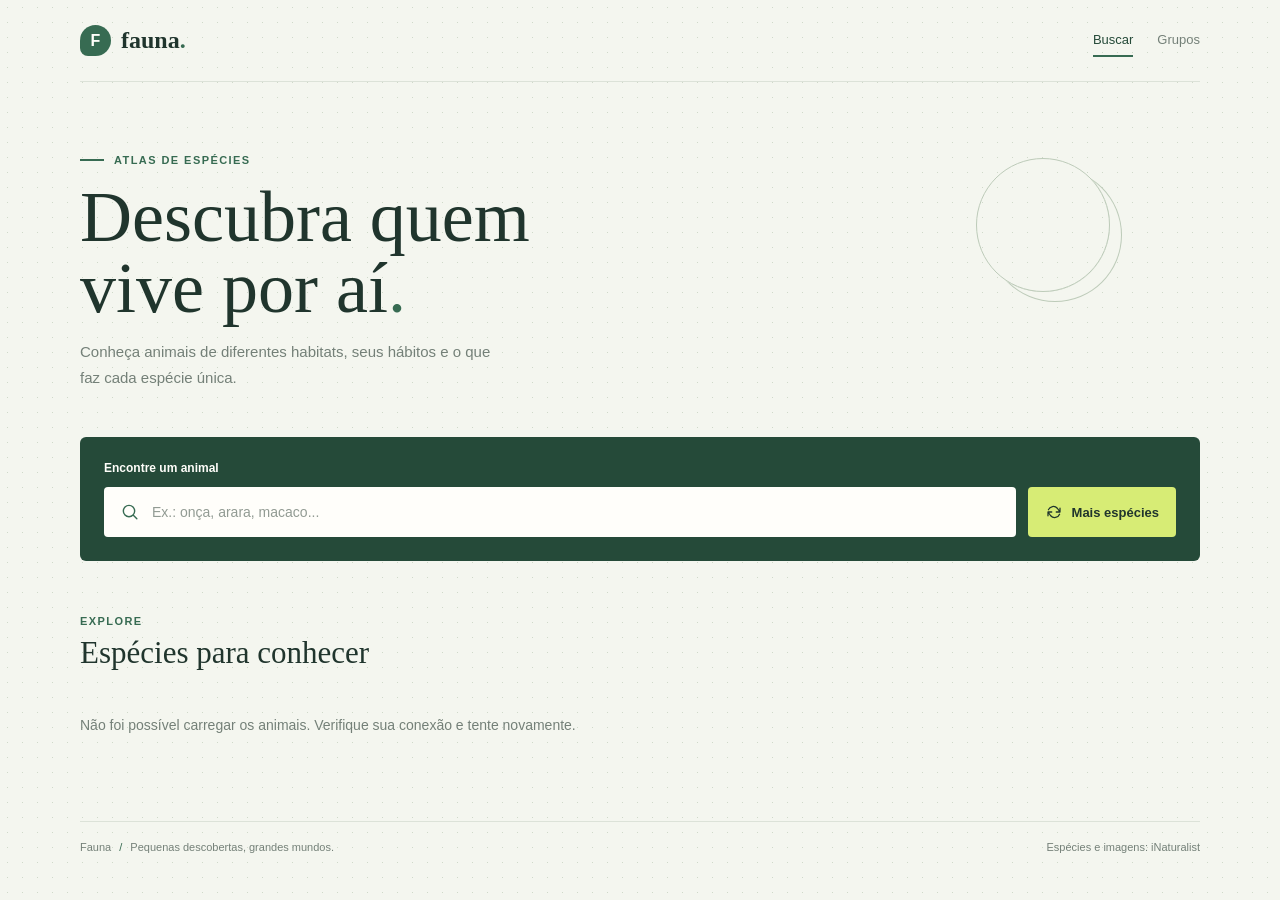
<file: index.html>
<!DOCTYPE html>
<html lang="pt-BR">
<head>
    <meta charset="UTF-8">
    <meta http-equiv="X-UA-Compatible" content="IE=edge">
    <meta name="viewport" content="width=device-width, initial-scale=1.0">
    <meta name="theme-color" content="#f4f6ef">
    <title>Busca de animais</title>
    <link rel="stylesheet" href="style.css">
    <script src="script.js" defer></script>
</head>
<body>
    <main class="page-shell">
        <header class="topbar">
            <a class="brand" href="index.html" aria-label="Fauna, início">
                <span class="brand-mark" aria-hidden="true">F</span>
                <span>fauna<span class="brand-dot">.</span></span>
            </a>
            <nav class="topbar-nav" aria-label="Navegação principal">
                <a href="index.html" aria-current="page">Buscar</a>
                <a href="grupos.html">Grupos</a>
            </nav>
        </header>

        <section class="intro" id="inicio" aria-labelledby="page-title">
            <p class="eyebrow"><span class="eyebrow-line"></span> Atlas de espécies</p>
            <h1 id="page-title">Descubra quem<br>vive por aí<span class="title-period">.</span></h1>
            <p class="intro-copy">Conheça animais de diferentes habitats, seus hábitos e o que faz cada espécie única.</p>
        </section>

        <section class="search-section" aria-label="Busca de animais">
            <label class="search-label" for="animal-search">Encontre um animal</label>
            <div class="search-row">
                <div class="search-box">
                    <svg aria-hidden="true" viewBox="0 0 24 24" fill="none">
                        <circle cx="10.8" cy="10.8" r="6.8" stroke="currentColor" stroke-width="1.7" />
                        <path d="m16 16 4.2 4.2" stroke="currentColor" stroke-width="1.7" stroke-linecap="round" />
                    </svg>
                    <input id="animal-search" type="search" placeholder="Ex.: onça, arara, macaco..." autocomplete="off">
                </div>
                <button class="refresh-button" id="refresh-button" type="button">
                    <svg aria-hidden="true" viewBox="0 0 24 24" fill="none">
                        <path d="M20 7v5h-5M4.6 9a7 7 0 0 1 11.8-2L20 12M4 17v-5h5m10.4 3a7 7 0 0 1-11.8 2L4 12" stroke="currentColor" stroke-width="1.7" stroke-linecap="round" stroke-linejoin="round" />
                    </svg>
                    <span>Mais espécies</span>
                </button>
            </div>
        </section>

        <section class="results-section" aria-labelledby="results-title">
            <div class="results-heading">
                <div>
                    <p class="eyebrow results-eyebrow">Explore</p>
                    <h2 id="results-title">Espécies para conhecer</h2>
                </div>
                <span class="result-count" id="result-count" aria-live="polite"></span>
            </div>
            <p class="status-message" id="status-message" role="status">Buscando animais...</p>
            <div class="animal-grid" id="animal-grid" aria-live="polite"></div>
        </section>

        <footer class="page-footer">
            <span>Fauna <span class="footer-dot">/</span> Pequenas descobertas, grandes mundos.</span>
            <span>Espécies e imagens: iNaturalist</span>
        </footer>
    </main>
</body>
</html>
</file>
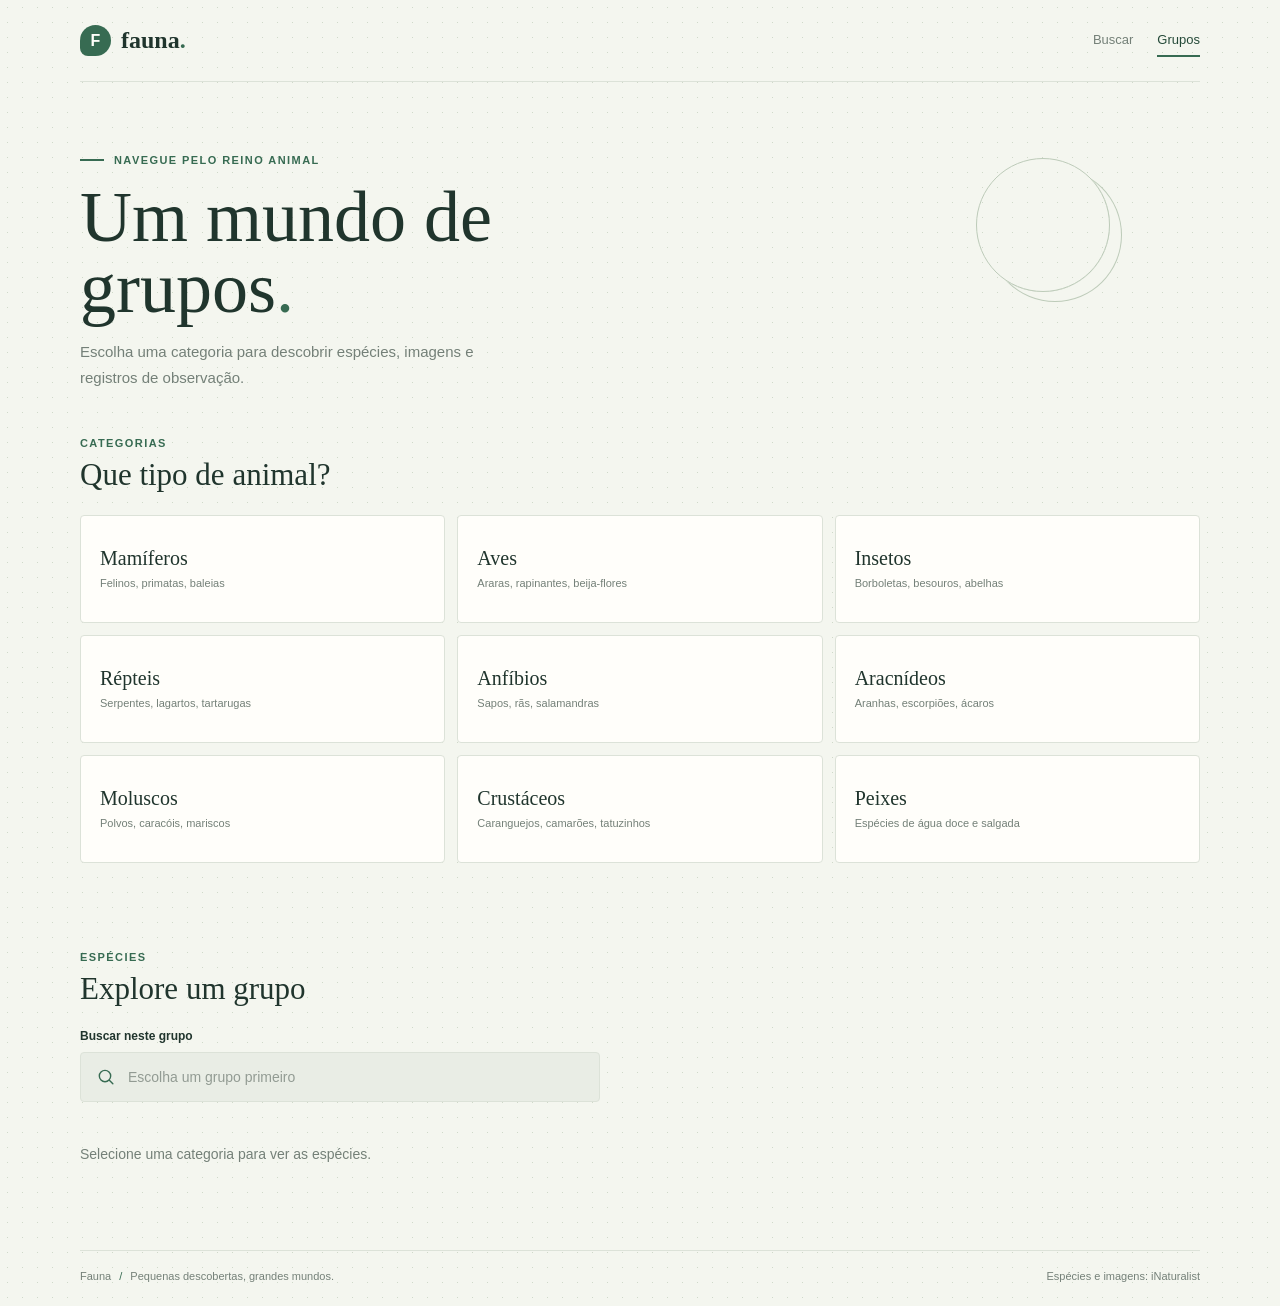
<file: grupos.html>
<!DOCTYPE html>
<html lang="pt-BR">
<head>
    <meta charset="UTF-8">
    <meta http-equiv="X-UA-Compatible" content="IE=edge">
    <meta name="viewport" content="width=device-width, initial-scale=1.0">
    <meta name="theme-color" content="#f4f6ef">
    <title>Grupos animais | Fauna</title>
    <link rel="stylesheet" href="style.css">
    <script src="script.js" defer></script>
</head>
<body>
    <main class="page-shell">
        <header class="topbar">
            <a class="brand" href="index.html" aria-label="Fauna, início">
                <span class="brand-mark" aria-hidden="true">F</span>
                <span>fauna<span class="brand-dot">.</span></span>
            </a>
            <nav class="topbar-nav" aria-label="Navegação principal">
                <a href="index.html">Buscar</a>
                <a href="grupos.html" aria-current="page">Grupos</a>
            </nav>
        </header>

        <section class="intro" aria-labelledby="page-title">
            <p class="eyebrow"><span class="eyebrow-line"></span> Navegue pelo reino animal</p>
            <h1 id="page-title">Um mundo de<br>grupos<span class="title-period">.</span></h1>
            <p class="intro-copy">Escolha uma categoria para descobrir espécies, imagens e registros de observação.</p>
        </section>

        <section class="category-section" aria-labelledby="groups-title">
            <div class="results-heading">
                <div>
                    <p class="eyebrow results-eyebrow">Categorias</p>
                    <h2 id="groups-title">Que tipo de animal?</h2>
                </div>
            </div>
            <div class="category-grid" id="category-grid">
                <button class="category-card" type="button" data-taxon-id="40151" data-group-name="mamíferos" aria-pressed="false">
                    <span class="category-name">Mamíferos</span>
                    <span class="category-description">Felinos, primatas, baleias</span>
                </button>
                <button class="category-card" type="button" data-taxon-id="3" data-group-name="aves" aria-pressed="false">
                    <span class="category-name">Aves</span>
                    <span class="category-description">Araras, rapinantes, beija-flores</span>
                </button>
                <button class="category-card" type="button" data-taxon-id="47158" data-group-name="insetos" aria-pressed="false">
                    <span class="category-name">Insetos</span>
                    <span class="category-description">Borboletas, besouros, abelhas</span>
                </button>
                <button class="category-card" type="button" data-taxon-id="26036" data-group-name="répteis" aria-pressed="false">
                    <span class="category-name">Répteis</span>
                    <span class="category-description">Serpentes, lagartos, tartarugas</span>
                </button>
                <button class="category-card" type="button" data-taxon-id="20978" data-group-name="anfíbios" aria-pressed="false">
                    <span class="category-name">Anfíbios</span>
                    <span class="category-description">Sapos, rãs, salamandras</span>
                </button>
                <button class="category-card" type="button" data-taxon-id="47119" data-group-name="aracnídeos" aria-pressed="false">
                    <span class="category-name">Aracnídeos</span>
                    <span class="category-description">Aranhas, escorpiões, ácaros</span>
                </button>
                <button class="category-card" type="button" data-taxon-id="47115" data-group-name="moluscos" aria-pressed="false">
                    <span class="category-name">Moluscos</span>
                    <span class="category-description">Polvos, caracóis, mariscos</span>
                </button>
                <button class="category-card" type="button" data-taxon-id="85493" data-group-name="crustáceos" aria-pressed="false">
                    <span class="category-name">Crustáceos</span>
                    <span class="category-description">Caranguejos, camarões, tatuzinhos</span>
                </button>
                <button class="category-card" type="button" data-taxon-id="47178" data-group-name="peixes" aria-pressed="false">
                    <span class="category-name">Peixes</span>
                    <span class="category-description">Espécies de água doce e salgada</span>
                </button>
            </div>
        </section>

        <section class="results-section" id="results-section" aria-labelledby="selected-group-title">
            <div class="results-heading">
                <div>
                    <p class="eyebrow results-eyebrow">Espécies</p>
                    <h2 id="selected-group-title">Explore um grupo</h2>
                </div>
                <span class="result-count" id="result-count" aria-live="polite"></span>
            </div>
            <div class="group-search-section">
                <label class="search-label" for="group-search">Buscar neste grupo</label>
                <div class="search-box">
                    <svg aria-hidden="true" viewBox="0 0 24 24" fill="none">
                        <circle cx="10.8" cy="10.8" r="6.8" stroke="currentColor" stroke-width="1.7" />
                        <path d="m16 16 4.2 4.2" stroke="currentColor" stroke-width="1.7" stroke-linecap="round" />
                    </svg>
                    <input id="group-search" type="search" placeholder="Escolha um grupo primeiro" autocomplete="off" disabled>
                </div>
            </div>
            <p class="status-message" id="status-message" role="status">Selecione uma categoria para ver as espécies.</p>
            <div class="animal-grid" id="animal-grid" aria-live="polite"></div>
        </section>

        <footer class="page-footer">
            <span>Fauna <span class="footer-dot">/</span> Pequenas descobertas, grandes mundos.</span>
            <span>Espécies e imagens: iNaturalist</span>
        </footer>
    </main>
</body>
</html>
</file>
<file: style.css>
:root {
	color-scheme: light;
	--ink: #20352d;
	--muted: #748078;
	--green: #376b52;
	--green-dark: #254a39;
	--lime: #d7ec75;
	--paper: #f4f6ef;
	--line: #dce2d8;
	--white: #fffefa;
	--serif: Georgia, "Times New Roman", serif;
	--sans: "Trebuchet MS", "Segoe UI", sans-serif;
}

* {
	box-sizing: border-box;
}

body {
	margin: 0;
	color: var(--ink);
	background-color: var(--paper);
	background-image: radial-gradient(#cfd9c9 0.65px, transparent 0.65px);
	background-size: 15px 15px;
	font-family: var(--sans);
}

button,
input {
	font: inherit;
}

.page-shell {
	width: min(1120px, calc(100% - 48px));
	margin: 0 auto;
}

.topbar {
	height: 82px;
	display: flex;
	align-items: center;
	justify-content: space-between;
	border-bottom: 1px solid var(--line);
}

.brand {
	display: inline-flex;
	align-items: center;
	gap: 10px;
	color: var(--ink);
	font-family: var(--serif);
	font-size: 24px;
	font-weight: 700;
	text-decoration: none;
}

.brand-mark {
	display: grid;
	width: 31px;
	height: 31px;
	place-items: center;
	color: var(--white);
	background: var(--green);
	border-radius: 50% 50% 50% 8px;
	font-family: var(--sans);
	font-size: 16px;
}

.brand-dot,
.title-period {
	color: var(--green);
}

.topbar-nav {
	display: flex;
	align-items: center;
	gap: 24px;
}

.topbar-nav a {
	padding: 8px 0;
	color: var(--muted);
	border-bottom: 2px solid transparent;
	font-size: 13px;
	text-decoration: none;
}

.topbar-nav a:hover,
.topbar-nav a[aria-current="page"] {
	color: var(--green-dark);
}

.topbar-nav a[aria-current="page"] {
	border-bottom-color: var(--green);
}

.intro {
	position: relative;
	padding: 72px 0 47px;
}

.intro::after {
	position: absolute;
	top: 76px;
	right: 8%;
	width: 132px;
	height: 132px;
	border: 1px solid #bdcbb9;
	border-radius: 50%;
	box-shadow: 12px 10px 0 -1px var(--paper), 12px 10px 0 0 #bdcbb9;
	content: "";
	pointer-events: none;
}

.eyebrow {
	display: flex;
	align-items: center;
	gap: 10px;
	margin: 0 0 16px;
	color: var(--green);
	font-size: 11px;
	font-weight: 700;
	letter-spacing: 0.13em;
	text-transform: uppercase;
}

.eyebrow-line {
	width: 24px;
	height: 2px;
	background: var(--green);
}

h1,
h2,
h3,
p {
	margin-top: 0;
}

h1 {
	max-width: 640px;
	margin-bottom: 16px;
	font-family: var(--serif);
	font-size: clamp(48px, 6vw, 72px);
	font-weight: 400;
	line-height: 0.98;
}

.intro-copy {
	max-width: 420px;
	margin-bottom: 0;
	color: var(--muted);
	font-size: 15px;
	line-height: 1.7;
}

.search-section {
	padding: 24px;
	background: var(--green-dark);
	color: var(--white);
	border-radius: 6px;
}

.search-label {
	display: block;
	margin-bottom: 12px;
	font-size: 12px;
	font-weight: 700;
}

.search-row {
	display: flex;
	gap: 12px;
}

.search-box {
	display: flex;
	min-width: 0;
	flex: 1;
	align-items: center;
	gap: 12px;
	padding: 0 15px;
	background: var(--white);
	border: 1px solid transparent;
	border-radius: 4px;
}

.search-box:focus-within {
	border-color: var(--lime);
	outline: 2px solid #d7ec754d;
}

.search-box svg {
	width: 20px;
	flex: 0 0 20px;
	color: var(--green);
}

.search-box input {
	width: 100%;
	height: 48px;
	padding: 0;
	color: var(--ink);
	background: transparent;
	border: 0;
	outline: 0;
	font-size: 14px;
}

.search-box input::placeholder {
	color: #929b93;
}

.refresh-button {
	display: inline-flex;
	min-height: 48px;
	align-items: center;
	justify-content: center;
	gap: 9px;
	padding: 0 17px;
	color: var(--ink);
	background: var(--lime);
	border: 0;
	border-radius: 4px;
	cursor: pointer;
	font-size: 13px;
	font-weight: 700;
	transition: background-color 160ms ease, transform 160ms ease;
}

.refresh-button:hover:not(:disabled) {
	background: #e4f59b;
	transform: translateY(-1px);
}

.refresh-button:disabled {
	cursor: wait;
	opacity: 0.78;
}

.refresh-button svg {
	width: 18px;
}

.refresh-button.is-loading svg {
	animation: spin 900ms linear infinite;
}

.results-section {
	padding: 54px 0 64px;
}

.category-section {
	padding: 0 0 34px;
}

.category-grid {
	display: grid;
	grid-template-columns: repeat(3, minmax(0, 1fr));
	gap: 12px;
}

.category-card {
	display: flex;
	min-height: 108px;
	flex-direction: column;
	align-items: flex-start;
	justify-content: center;
	padding: 17px 19px;
	color: var(--ink);
	text-align: left;
	background: var(--white);
	border: 1px solid var(--line);
	border-radius: 4px;
	cursor: pointer;
	transition: border-color 160ms ease, background-color 160ms ease, transform 160ms ease;
}

.category-card:hover {
	border-color: #9aaf9e;
	transform: translateY(-2px);
}

.category-card[aria-pressed="true"] {
	background: #e8eee1;
	border-color: var(--green);
	box-shadow: inset 3px 0 0 var(--green);
}

.category-name {
	margin-bottom: 6px;
	font-family: var(--serif);
	font-size: 20px;
}

.category-description {
	margin-bottom: 0;
	color: var(--muted);
	font-size: 11px;
	line-height: 1.4;
}

.group-search-section {
	max-width: 520px;
	margin: 0 0 20px;
}

.group-search-section .search-label {
	margin-bottom: 9px;
	color: var(--ink);
}

.group-search-section .search-box {
	min-height: 48px;
	border-color: var(--line);
}

.group-search-section .search-box:focus-within {
	border-color: var(--green);
	outline: 2px solid #376b5226;
}

.group-search-section .search-box input:disabled {
	cursor: not-allowed;
}

.group-search-section .search-box:has(input:disabled) {
	background: #e9ede5;
}

.results-heading {
	display: flex;
	align-items: end;
	justify-content: space-between;
	gap: 20px;
	margin-bottom: 22px;
}

.results-eyebrow {
	margin-bottom: 8px;
}

.results-heading h2 {
	margin-bottom: 0;
	font-family: var(--serif);
	font-size: 31px;
	font-weight: 400;
}

.result-count {
	padding-bottom: 4px;
	color: var(--muted);
	font-size: 12px;
}

.status-message {
	margin: 0;
	padding: 24px 0;
	color: var(--muted);
	font-size: 14px;
}

.animal-grid {
	display: grid;
	grid-template-columns: repeat(3, minmax(0, 1fr));
	gap: 18px;
}

.animal-card {
	overflow: hidden;
	background: var(--white);
	border: 1px solid var(--line);
	border-radius: 5px;
	animation: arrive 380ms ease both;
}

.animal-image-frame {
	position: relative;
	aspect-ratio: 1.56;
	overflow: hidden;
	background: #e4e9dc;
}

.animal-image-frame::after {
	position: absolute;
	inset: 0;
	background: linear-gradient(180deg, transparent 64%, #15291b24);
	content: "";
	pointer-events: none;
}

.animal-image-frame.image-unavailable::before {
	position: absolute;
	inset: 0;
	display: grid;
	place-items: center;
	color: var(--green);
	content: "Imagem indisponível";
	font-size: 13px;
}

.animal-image {
	width: 100%;
	height: 100%;
	object-fit: cover;
	transition: transform 300ms ease;
}

.image-credit {
	position: absolute;
	z-index: 1;
	right: 8px;
	bottom: 8px;
	left: 8px;
	overflow: hidden;
	padding: 5px 7px;
	color: var(--white);
	background: #17251dcc;
	border-radius: 2px;
	font-size: 9px;
	line-height: 1.35;
	text-overflow: ellipsis;
	white-space: nowrap;
}

.animal-card:hover .animal-image {
	transform: scale(1.035);
}

.animal-content {
	padding: 19px 19px 17px;
}

.animal-type {
	margin-bottom: 7px;
	color: var(--green);
	font-size: 10px;
	font-weight: 700;
	letter-spacing: 0.1em;
	text-transform: uppercase;
}

.animal-name {
	margin-bottom: 3px;
	font-family: var(--serif);
	font-size: 24px;
	font-weight: 400;
	line-height: 1.15;
}

.animal-latin {
	margin-bottom: 17px;
	color: var(--muted);
	font-family: var(--serif);
	font-size: 13px;
	font-style: italic;
}

.animal-details {
	display: grid;
	grid-template-columns: 1fr 1fr;
	gap: 12px;
	margin: 0;
	padding-top: 14px;
	border-top: 1px solid var(--line);
}

.detail-label {
	margin-bottom: 5px;
	color: var(--muted);
	font-size: 10px;
	text-transform: uppercase;
}

.detail-value {
	margin: 0;
	font-size: 12px;
	line-height: 1.4;
}

.species-link {
	display: inline-flex;
	margin-top: 16px;
	color: var(--green);
	font-size: 12px;
	font-weight: 700;
	text-decoration-thickness: 1px;
	text-underline-offset: 3px;
}

.species-link:hover {
	color: var(--green-dark);
}

.page-footer {
	display: flex;
	justify-content: space-between;
	gap: 16px;
	padding: 19px 0 24px;
	color: var(--muted);
	border-top: 1px solid var(--line);
	font-size: 11px;
}

.footer-dot {
	padding: 0 5px;
	color: var(--green);
}

[hidden] {
	display: none !important;
}

@keyframes spin {
	to { transform: rotate(360deg); }
}

@keyframes arrive {
	from { opacity: 0; transform: translateY(8px); }
	to { opacity: 1; transform: translateY(0); }
}

@media (max-width: 760px) {
	.animal-grid {
		grid-template-columns: repeat(2, minmax(0, 1fr));
	}

	.category-grid {
		grid-template-columns: repeat(2, minmax(0, 1fr));
	}

	.intro::after {
		right: 4%;
		width: 94px;
		height: 94px;
	}
}

@media (max-width: 540px) {
	.page-shell {
		width: min(100% - 32px, 440px);
	}

	.topbar {
		height: 68px;
	}

	.topbar-nav {
		gap: 16px;
	}

	.topbar-nav a {
		font-size: 12px;
	}

	.intro {
		padding: 53px 0 34px;
	}

	.intro::after {
		top: 48px;
		right: 3%;
		width: 58px;
		height: 58px;
		opacity: 0.7;
	}

	h1 {
		position: relative;
		z-index: 1;
		font-size: 52px;
	}

	.intro-copy {
		max-width: 330px;
		font-size: 14px;
	}

	.search-section {
		padding: 18px;
	}

	.search-row {
		align-items: stretch;
		flex-direction: column;
	}

	.refresh-button {
		width: 100%;
	}

	.results-section {
		padding: 42px 0 48px;
	}

	.results-heading h2 {
		font-size: 27px;
	}

	.animal-grid {
		grid-template-columns: 1fr;
		gap: 14px;
	}

	.category-card {
		min-height: 98px;
		padding: 14px;
	}

	.category-name {
		font-size: 18px;
	}

	.animal-image-frame {
		aspect-ratio: 1.8;
	}

	.page-footer {
		flex-direction: column;
		gap: 8px;
	}
}

@media (prefers-reduced-motion: reduce) {
	*,
	*::before,
	*::after {
		scroll-behavior: auto !important;
		animation-duration: 0.01ms !important;
		animation-iteration-count: 1 !important;
		transition-duration: 0.01ms !important;
	}
}
</file>
